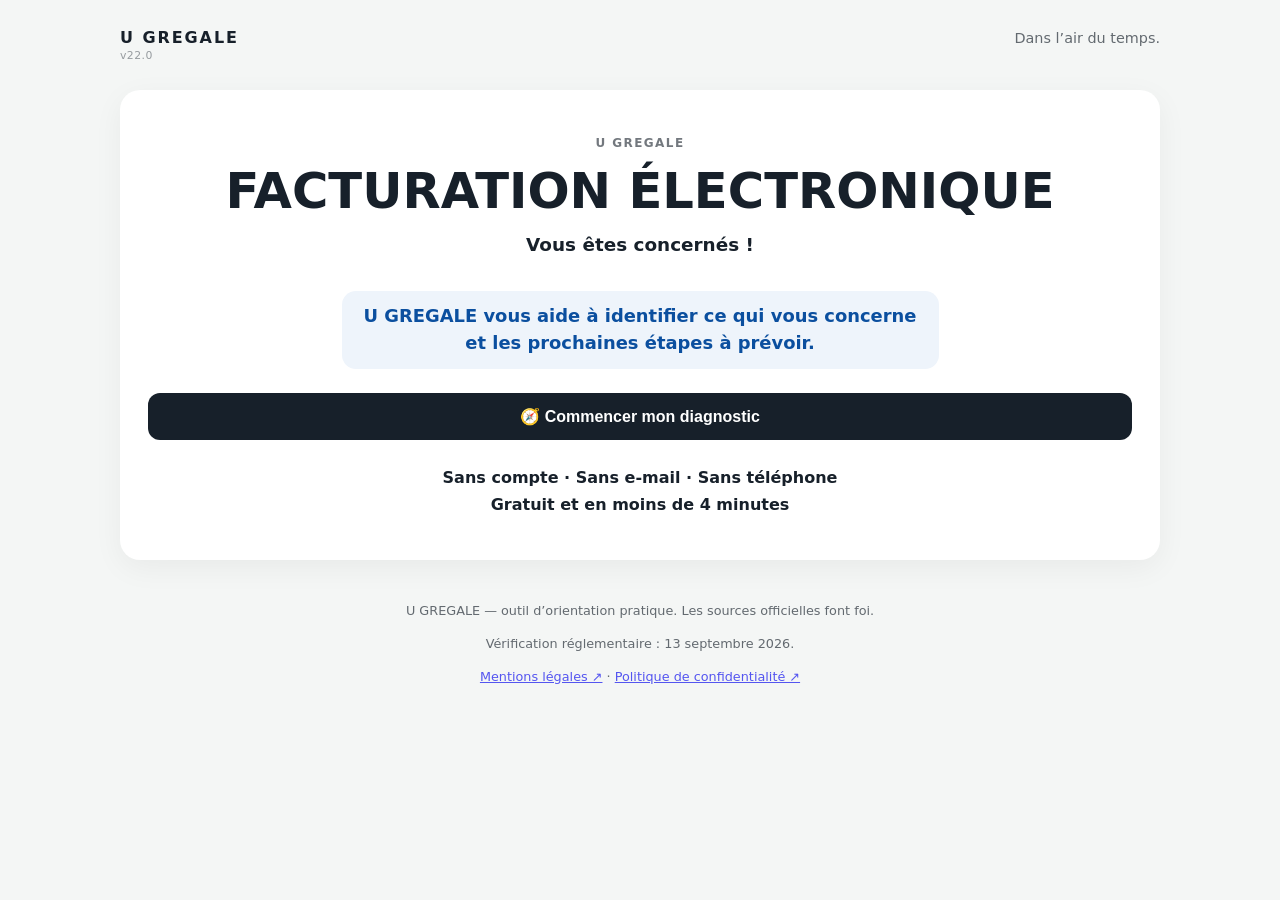
<file: index.html>
<!doctype html>
<html lang="fr"><head><meta charset="utf-8"><meta name="viewport" content="width=device-width,initial-scale=1">
<title>U GREGALE — Diagnostic</title><link rel="stylesheet" href="styles.css"></head>
<body><main class="shell">
<header><div><div class="brand">U GREGALE</div><div id="appVersion" class="app-version" aria-label="Version de l’application"></div></div><div class="tagline">Dans l’air du temps.</div></header>
<section id="intro" class="card hero screen-only">
<span class="eyebrow">U GREGALE</span>
<h1>FACTURATION ÉLECTRONIQUE</h1>
<h2><strong>Vous êtes concernés !</strong></h2>
<p class="hero-lead">U GREGALE vous aide à identifier ce qui vous concerne<br class="hero-lead-break"> et les prochaines étapes à prévoir.</p>
<div class="start-grid">
<button id="startConcerned">🧭 Commencer mon diagnostic</button>
</div>
<p class="promise-line"><strong>Sans compte · Sans e-mail · Sans téléphone</strong><br><strong>Gratuit et en moins de 4 minutes</strong></p>
</section>
<section id="siretChoice" class="card hidden screen-only">
<span class="eyebrow">AVANT DE COMMENCER</span>
<h1>Avez-vous votre SIRET ?</h1>
<p class="small">Si vous l’avez, U GREGALE peut récupérer quelques informations publiques pour personnaliser votre diagnostic.</p>
<div class="choice-boxes">
<label class="choice-box"><input type="checkbox" id="hasSiretYes"><span>Oui, j’ai mon SIRET</span></label>
<label class="choice-box"><input type="checkbox" id="hasSiretNo"><span>Non, je n’ai pas mon SIRET</span></label>
</div>
<div id="siretEntry" class="hidden siret-box">
<label for="siret">Votre SIRET</label><input id="siret" inputmode="numeric" maxlength="14" placeholder="14 chiffres">
<p class="small">Ces données publiques servent à personnaliser le diagnostic. Elles ne permettent pas de déduire votre régime de TVA ni vos types de clients.</p>
<button id="siretContinue">Rechercher mon entreprise</button><div id="siretPreview" class="hidden result-box"></div><p id="siretMsg" class="small"></p>
</div>
<div class="nav-buttons"><button id="siretValidate" disabled>Valider et continuer →</button></div>
</section>
<section id="quiz" class="card hidden">
<div class="progress"><span id="progressText"></span><div><i id="progressBar"></i></div></div>
<div id="question"></div><div id="answers" class="answers"></div>
<div class="nav-buttons"><button id="back" class="secondary" disabled>← Retour</button><button id="next" disabled>Continuer →</button></div>
</section>
<section id="result" class="card hidden"></section>
<footer>
<p>U GREGALE — outil d’orientation pratique. Les sources officielles font foi.</p>
<p>Vérification réglementaire : 13 septembre 2026.</p>
<p><a href="mentions-legales.html" target="_blank" rel="noopener">Mentions légales ↗</a> · <a href="confidentialite.html" target="_blank" rel="noopener">Politique de confidentialité ↗</a></p>
</footer>
</main><script src="app.js?v=220"></script></body></html>
</file>
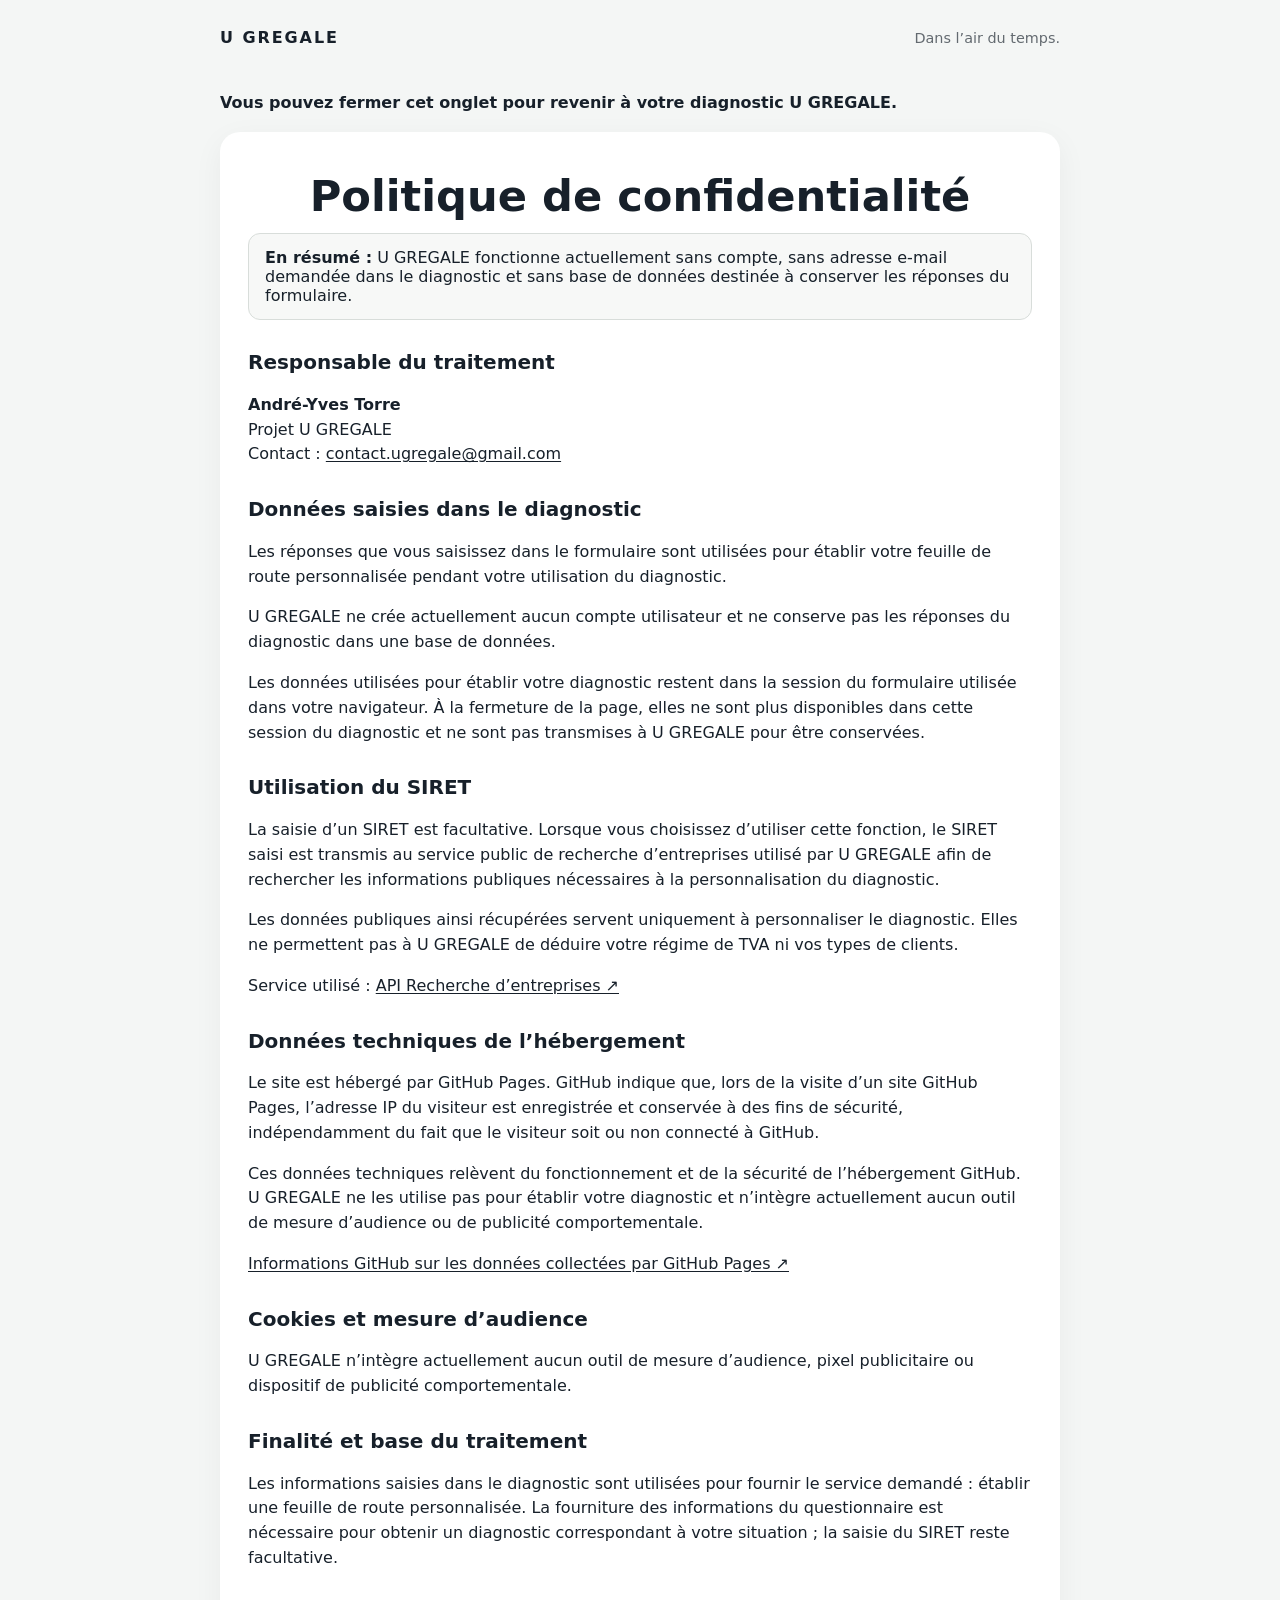
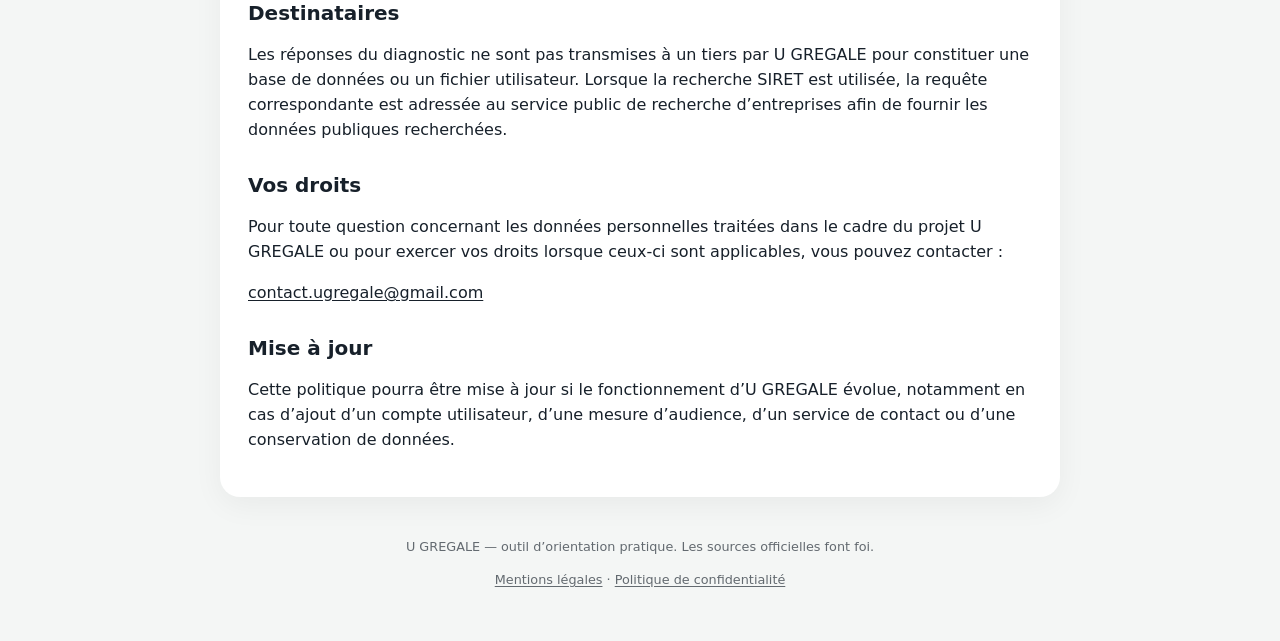
<file: confidentialite.html>
<!doctype html>
<html lang="fr"><head><meta charset="utf-8"><meta name="viewport" content="width=device-width,initial-scale=1">
<title>U GREGALE — Politique de confidentialité</title><link rel="stylesheet" href="styles.css"></head>
<body><main class="shell info-page">
<header><div class="brand">U GREGALE</div><div class="tagline">Dans l’air du temps.</div></header>
<p class="back-link">Vous pouvez fermer cet onglet pour revenir à votre diagnostic U GREGALE.</p>
<section class="card">
<h1>Politique de confidentialité</h1>
<div class="notice"><strong>En résumé :</strong> U GREGALE fonctionne actuellement sans compte, sans adresse e-mail demandée dans le diagnostic et sans base de données destinée à conserver les réponses du formulaire.</div>

<h2>Responsable du traitement</h2>
<p><strong>André-Yves Torre</strong><br>Projet U GREGALE<br>Contact : <a href="mailto:contact.ugregale@gmail.com">contact.ugregale@gmail.com</a></p>

<h2>Données saisies dans le diagnostic</h2>
<p>Les réponses que vous saisissez dans le formulaire sont utilisées pour établir votre feuille de route personnalisée pendant votre utilisation du diagnostic.</p>
<p>U GREGALE ne crée actuellement aucun compte utilisateur et ne conserve pas les réponses du diagnostic dans une base de données.</p>
<p>Les données utilisées pour établir votre diagnostic restent dans la session du formulaire utilisée dans votre navigateur. À la fermeture de la page, elles ne sont plus disponibles dans cette session du diagnostic et ne sont pas transmises à U GREGALE pour être conservées.</p>

<h2>Utilisation du SIRET</h2>
<p>La saisie d’un SIRET est facultative. Lorsque vous choisissez d’utiliser cette fonction, le SIRET saisi est transmis au service public de recherche d’entreprises utilisé par U GREGALE afin de rechercher les informations publiques nécessaires à la personnalisation du diagnostic.</p>
<p>Les données publiques ainsi récupérées servent uniquement à personnaliser le diagnostic. Elles ne permettent pas à U GREGALE de déduire votre régime de TVA ni vos types de clients.</p>
<p>Service utilisé : <a href="https://recherche-entreprises.api.gouv.fr/" target="_blank" rel="noopener">API Recherche d’entreprises ↗</a></p>

<h2>Données techniques de l’hébergement</h2>
<p>Le site est hébergé par GitHub Pages. GitHub indique que, lors de la visite d’un site GitHub Pages, l’adresse IP du visiteur est enregistrée et conservée à des fins de sécurité, indépendamment du fait que le visiteur soit ou non connecté à GitHub.</p>
<p>Ces données techniques relèvent du fonctionnement et de la sécurité de l’hébergement GitHub. U GREGALE ne les utilise pas pour établir votre diagnostic et n’intègre actuellement aucun outil de mesure d’audience ou de publicité comportementale.</p>
<p><a href="https://docs.github.com/fr/pages/getting-started-with-github-pages/what-is-github-pages" target="_blank" rel="noopener">Informations GitHub sur les données collectées par GitHub Pages ↗</a></p>

<h2>Cookies et mesure d’audience</h2>
<p>U GREGALE n’intègre actuellement aucun outil de mesure d’audience, pixel publicitaire ou dispositif de publicité comportementale.</p>

<h2>Finalité et base du traitement</h2>
<p>Les informations saisies dans le diagnostic sont utilisées pour fournir le service demandé : établir une feuille de route personnalisée. La fourniture des informations du questionnaire est nécessaire pour obtenir un diagnostic correspondant à votre situation ; la saisie du SIRET reste facultative.</p>

<h2>Destinataires</h2>
<p>Les réponses du diagnostic ne sont pas transmises à un tiers par U GREGALE pour constituer une base de données ou un fichier utilisateur. Lorsque la recherche SIRET est utilisée, la requête correspondante est adressée au service public de recherche d’entreprises afin de fournir les données publiques recherchées.</p>

<h2>Vos droits</h2>
<p>Pour toute question concernant les données personnelles traitées dans le cadre du projet U GREGALE ou pour exercer vos droits lorsque ceux-ci sont applicables, vous pouvez contacter :</p>
<p><a href="mailto:contact.ugregale@gmail.com">contact.ugregale@gmail.com</a></p>

<h2>Mise à jour</h2>
<p>Cette politique pourra être mise à jour si le fonctionnement d’U GREGALE évolue, notamment en cas d’ajout d’un compte utilisateur, d’une mesure d’audience, d’un service de contact ou d’une conservation de données.</p>
</section>
<footer><p>U GREGALE — outil d’orientation pratique. Les sources officielles font foi.</p><p><a href="mentions-legales.html">Mentions légales</a> · <a href="confidentialite.html">Politique de confidentialité</a></p></footer>
</main></body></html>
</file>
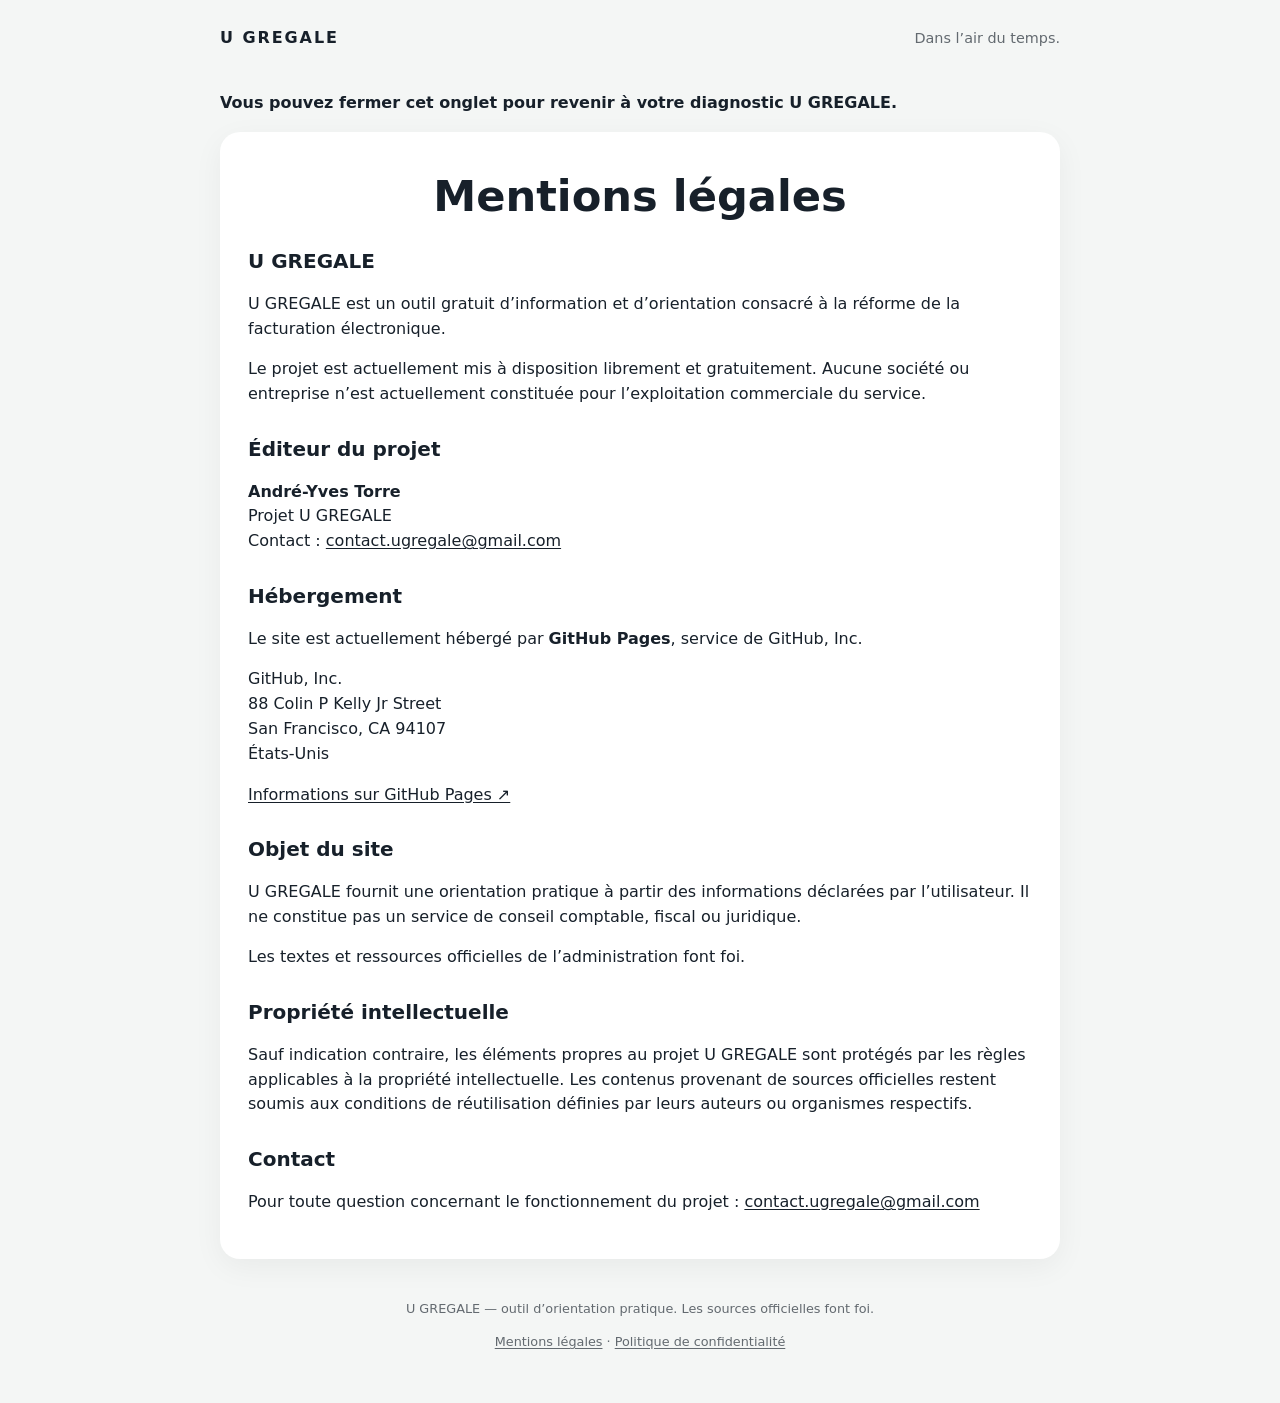
<file: mentions-legales.html>
<!doctype html>
<html lang="fr"><head><meta charset="utf-8"><meta name="viewport" content="width=device-width,initial-scale=1">
<title>U GREGALE — Mentions légales</title><link rel="stylesheet" href="styles.css"></head>
<body><main class="shell info-page">
<header><div class="brand">U GREGALE</div><div class="tagline">Dans l’air du temps.</div></header>
<p class="back-link">Vous pouvez fermer cet onglet pour revenir à votre diagnostic U GREGALE.</p>
<section class="card">
<h1>Mentions légales</h1>
<h2>U GREGALE</h2>
<p>U GREGALE est un outil gratuit d’information et d’orientation consacré à la réforme de la facturation électronique.</p>
<p>Le projet est actuellement mis à disposition librement et gratuitement. Aucune société ou entreprise n’est actuellement constituée pour l’exploitation commerciale du service.</p>

<h2>Éditeur du projet</h2>
<p><strong>André-Yves Torre</strong><br>Projet U GREGALE<br>Contact : <a href="mailto:contact.ugregale@gmail.com">contact.ugregale@gmail.com</a></p>

<h2>Hébergement</h2>
<p>Le site est actuellement hébergé par <strong>GitHub Pages</strong>, service de GitHub, Inc.</p>
<p>GitHub, Inc.<br>88 Colin P Kelly Jr Street<br>San Francisco, CA 94107<br>États-Unis</p>
<p><a href="https://docs.github.com/fr/pages/getting-started-with-github-pages/what-is-github-pages" target="_blank" rel="noopener">Informations sur GitHub Pages ↗</a></p>

<h2>Objet du site</h2>
<p>U GREGALE fournit une orientation pratique à partir des informations déclarées par l’utilisateur. Il ne constitue pas un service de conseil comptable, fiscal ou juridique.</p>
<p>Les textes et ressources officielles de l’administration font foi.</p>

<h2>Propriété intellectuelle</h2>
<p>Sauf indication contraire, les éléments propres au projet U GREGALE sont protégés par les règles applicables à la propriété intellectuelle. Les contenus provenant de sources officielles restent soumis aux conditions de réutilisation définies par leurs auteurs ou organismes respectifs.</p>

<h2>Contact</h2>
<p>Pour toute question concernant le fonctionnement du projet : <a href="mailto:contact.ugregale@gmail.com">contact.ugregale@gmail.com</a></p>
</section>
<footer><p>U GREGALE — outil d’orientation pratique. Les sources officielles font foi.</p><p><a href="mentions-legales.html">Mentions légales</a> · <a href="confidentialite.html">Politique de confidentialité</a></p></footer>
</main></body></html>
</file>
<file: styles.css>
*{box-sizing:border-box}:root{font-family:system-ui,-apple-system,BlinkMacSystemFont,"Segoe UI",sans-serif;color:#17202a;background:#f4f6f5}body{margin:0}.shell{max-width:1100px;margin:auto;padding:28px 24px}header{display:flex;align-items:baseline;justify-content:space-between;margin-bottom:28px}.brand{font-weight:800;letter-spacing:.12em}.app-version{font-size:.68rem;opacity:.42;margin-top:2px;letter-spacing:.04em}.tagline{opacity:.65;font-size:.9rem}.card{background:#fff;border-radius:20px;padding:28px;box-shadow:0 8px 30px #0000000d;margin-bottom:18px}.hero{text-align:center;padding:42px 28px}.eyebrow{font-size:.75rem;font-weight:800;letter-spacing:.12em;opacity:.6}h1{font-size:clamp(2rem,6vw,3.1rem);line-height:1.05;margin:14px 0}h2{font-size:1.15rem;line-height:1.4}p{line-height:1.55}button{border:0;border-radius:12px;padding:14px 18px;font-size:1rem;font-weight:700;cursor:pointer;background:#17202a;color:#fff}button:disabled{opacity:.4;cursor:not-allowed}.hidden{display:none}.start-grid{display:grid;gap:10px;margin-top:24px}.secondary{background:#e9edeb;color:#17202a}.siret-box{margin-top:22px;padding:20px;border:1px solid #d8ddda;border-radius:14px;text-align:left}.siret-box label{display:block;font-weight:700;margin-bottom:8px}.siret-box input{width:100%;padding:14px;border:1px solid #cdd4d0;border-radius:10px;font-size:1.1rem}.siret-box button{margin-top:10px}.progress{font-size:.9rem;font-weight:700;margin-bottom:26px}.progress div{height:7px;background:#e6e9e7;border-radius:9px;margin-top:9px;overflow:hidden}.progress i{display:block;height:100%;width:0;background:#17202a}.answers{display:grid;gap:10px}.answer{width:100%;padding:16px;border:1px solid #d8ddda;border-radius:12px;background:#fff;color:#17202a;text-align:left}.answer.selected{border:2px solid #17202a;padding:15px;background:#f5f7f6}.nav-buttons{display:flex;gap:10px;margin-top:16px;flex-wrap:wrap}.nav-buttons.hidden{display:none!important}.result-box{border-left:5px solid #17202a;padding:16px 18px;background:#f5f7f6;border-radius:8px;margin:18px 0}.result-box ul{padding-left:22px;line-height:1.65}.small{font-size:.9rem;opacity:.75}.actions{display:flex;gap:10px;flex-wrap:wrap}.actions button{min-width:220px}.actions button{max-width:100%}footer{text-align:center;font-size:.8rem;opacity:.65;padding:10px}@media(max-width:560px){.card{padding:22px}.hero{padding:32px 20px}}@page{size:A4 portrait;margin:13mm 14mm 15mm}
@media print{
 body{background:#fff;color:#17202a;font-size:10pt} #result{font-family:Arial,Helvetica,sans-serif}
 .shell{max-width:none;padding:0;margin:0}
 header,#intro,#quiz,footer,.actions,.phase2{display:none!important}
 #result{display:block!important;background:#fff!important;box-shadow:none!important;border-radius:0!important;padding:0!important;margin:0!important;max-width:none}
 #result .eyebrow{font-size:8pt;letter-spacing:.1em;color:#66706b}
 #result>h1{font-size:22pt;line-height:1.15;margin:5mm 0 6mm;text-align:center}
 #result .result-box{break-inside:avoid;border:1px solid #cfd5d2;border-left:1px solid #cfd5d2;background:#fff!important;border-radius:3mm;padding:4mm 5mm;margin:0 0 5mm}
 #result .result-box h2{font-size:12pt;margin:0 0 2.5mm}
 #result .result-box p,#result .result-box li{font-size:9.5pt;line-height:1.45}
 #result .result-box ul,#result .result-box ol{margin:2mm 0 0;padding-left:6mm}
 #result .official{break-inside:auto;margin-top:5mm;padding-top:4mm;border-top:1px solid #d8ddda}
 #result .official h2{font-size:12pt;margin:0 0 3mm}
 #result .official p{font-size:9pt;line-height:1.4;margin:2mm 0}
 #result a{color:#17202a;text-decoration:underline;word-break:break-word}
 .small{font-size:8.5pt}
}
.promise{margin:22px auto 0;padding:16px;border:1px solid #d8ddda;border-radius:14px;text-align:left;background:#f7f8f7}.phase2{margin:22px 0;padding:22px;border:2px solid #17202a;border-radius:14px}.official{margin-top:24px;padding-top:8px;border-top:1px solid #d8ddda}.official a{color:#17202a;font-weight:700}.result-box.warning{border-left-style:dashed}.legal{margin-top:18px}

.inline-phase2{margin-top:12px;padding:10px 14px;font-size:.92rem}.result-box.warning .inline-phase2{background:#17202a;color:#fff}
@media print{.inline-phase2{display:none!important}}
.situation-list{list-style:none;padding:0;margin:0}.situation-list li{position:relative;padding-left:1.25rem;margin:.55rem 0;line-height:1.55}.situation-list li::before{content:'•';position:absolute;left:.15rem;top:0;font-weight:800}
@media print{#result .situation-list{list-style:none;padding-left:0;margin:2mm 0 0}#result .situation-list li{padding-left:5mm;margin:1.5mm 0;font-size:9.5pt;line-height:1.45}#result .situation-list li::before{left:0}}

.fiche-credit{font-size:1.05rem;font-weight:700;text-align:center;margin:-4px 0 4px}.fiche-date{font-size:.82rem;opacity:.7;text-align:center;margin:0 0 18px}
@media print{.fiche-credit{font-size:10pt;text-align:center;margin:-1mm 0 1mm}.fiche-date{font-size:8.5pt;text-align:center;margin:0 0 4mm}}

.field-label{display:block;font-weight:700;margin:12px 0 6px}
.text-input{width:100%;box-sizing:border-box;padding:12px;border:1px solid #d7dce0;border-radius:10px;font:inherit;background:#fff}

.selected-category{width:100%;text-align:left;margin-top:14px}

.context-pill{display:inline-block;margin:0 0 14px;padding:9px 13px;border-radius:999px;background:#eef2f2;border:1px solid #d8dddd;font-size:.95rem}
.siret-box .result-box{margin-top:16px;text-align:left}
.siret-grid{display:grid;grid-template-columns:repeat(auto-fit,minmax(190px,1fr));gap:10px;margin-top:12px}
.siret-item{padding:10px 12px;border:1px solid #dfe5e2;border-radius:10px;background:#f8faf9}
.siret-item strong{display:block;font-size:.82rem;margin-bottom:3px}
.siret-confirm{margin-top:14px}

.siret-help{margin:12px 0;padding:12px 14px;border-radius:10px;background:#f5f7f6;border-left:4px solid #17202a}

.identity-banner{margin:0 0 18px;padding:18px 20px;border:1px solid #d8ddda;border-radius:14px;background:#f7f8f7;line-height:1.55}.identity-brand{font-weight:800;letter-spacing:.12em;margin-bottom:7px}.identity-banner div{margin:.2rem 0}
.date-highlight{font-weight:800}
@media screen and (min-width:800px){.date-highlight{white-space:nowrap}}

/* V8 - affichage écran plus confortable sur grands écrans */
@media screen and (min-width:1000px){
  .shell{max-width:1100px;padding-left:30px;padding-right:30px}
  #result .result-box{padding:20px 22px}
}

@media print{
  #result .identity-banner{break-inside:avoid;page-break-inside:avoid;margin:0 0 5mm;padding:4mm 5mm;border:1px solid #cfd5d2;border-radius:3mm;background:#fff}
  #result .identity-banner .identity-brand{font-size:10pt;letter-spacing:.1em}
  #result .result-box{break-inside:avoid;page-break-inside:avoid;border:1px solid #cfd5d2;border-left:1px solid #cfd5d2;background:#fff;border-radius:3mm}
  #result .result-box li{break-inside:avoid;page-break-inside:avoid}
}

/* V8 - lecture claire des formats de facture */
.format-guidance{display:grid;gap:12px;margin-top:10px}
.format-item{padding:12px 14px;border:1px solid #dfe5e2;border-radius:10px;background:#fff}
.format-item h3{font-size:1rem;line-height:1.4;margin:0 0 7px}
.format-item p{margin:0;line-height:1.5}
@media print{
  #result .format-guidance{display:block;margin-top:2mm}
  #result .format-item{break-inside:avoid;page-break-inside:avoid;padding:3mm 4mm;margin:0 0 2.5mm;border:1px solid #dfe5e2;background:#fff}
  #result .format-item h3{font-size:10pt;margin:0 0 1.5mm}
  #result .format-item p{font-size:9.2pt;line-height:1.45}
}

/* V13 - alerte de conformité lorsque certaines obligations sont déjà applicables */
.compliance-alert{margin:0 0 14px;padding:11px 13px;border:1px solid #c9a227;border-radius:10px;background:#fffdf2;line-height:1.5}
.compliance-alert a{font-weight:700;color:#17202a;text-decoration:underline}
@media print{
  #result .compliance-alert{margin:0 0 3mm;padding:3mm 4mm;border:1px solid #b8a45b;background:#fff;font-size:9.2pt;line-height:1.45}
}

/* V16 - lisibilité : paragraphes justifiés et lien de sanctions explicite */
#result>h1{text-align:center}
#result .result-box p,#result .result-box li{ text-align:justify; text-justify:inter-word }
#result .sanctions-link{display:inline-block;font-weight:800;text-decoration:underline;text-underline-offset:2px}
@media print{#result .result-box p,#result .result-box li{text-align:justify;text-justify:inter-word}}

/* V17 - pense-bête des réponses déjà validées, affiché sur chaque question */
.answer-recap{margin:0 0 18px;padding:11px 14px;border:1px solid #d8ddda;border-radius:12px;background:#f7f8f7;line-height:1.45}
.answer-recap-title{font-size:.78rem;font-weight:800;letter-spacing:.08em;text-transform:uppercase;opacity:.62;margin-bottom:5px}
.answer-recap-line{font-size:.91rem;margin:2px 0}
.answer-recap-line strong{font-weight:800}
@media(max-width:560px){.answer-recap{padding:10px 12px}.answer-recap-line{font-size:.88rem}}


/* V18 - petite fenêtre d’information : vigilance logicielle sans injonction à changer de logiciel */
.info-trigger{display:inline-flex;align-items:center;justify-content:center;width:30px;height:30px;margin-left:.45em;padding:0;border:2px solid #b07a00;border-radius:50%;background:#f2b84b;color:#17202a;font-size:1rem;font-weight:900;line-height:1;vertical-align:middle;cursor:pointer;box-shadow:0 2px 6px #00000018}
.info-trigger:hover,.info-trigger:focus-visible{background:#ffd36f;border-color:#8a5f00;outline:3px solid #f2b84b;outline-offset:2px;transform:scale(1.05)}
.info-popover{display:block;margin-top:10px;padding:12px 14px;border:1px solid #cbd3cf;border-radius:10px;background:#fff;box-shadow:0 8px 24px #00000012;font-size:.9rem;line-height:1.5;font-weight:400;text-align:left}
.info-popover strong{font-weight:800}
.info-popover.hidden{display:none}
.pdf-info-box{margin-top:12px;padding:12px 14px;border:1px solid #b07a00;border-radius:10px;background:#fffaf0;line-height:1.5}
.pdf-info-box h3{margin:0 0 7px;font-size:1rem}
.pdf-info-box p{margin:0}
@media print{
  /* Les pastilles d'information deviennent imprimables sous forme de notes de vigilance. */
  .info-trigger{display:inline-flex!important;width:20px;height:20px;margin-left:.3em;border:1px solid #b07a00;background:#fffaf0;box-shadow:none;font-size:8.5pt;cursor:default;vertical-align:middle}
  .info-popover{display:block!important;margin:2mm 0 0 0;padding:3mm 4mm;border:1px solid #b8a45b;border-radius:2.5mm;background:#fffaf0;box-shadow:none;font-size:8.8pt;line-height:1.45;break-inside:avoid;page-break-inside:avoid}
}

/* V20.3 - ressources officielles harmonisées avec le bloc sanctions */
#result .official-box{margin-top:22px}
#result .official-box h2{margin-bottom:10px}
#result .official-box>p{margin:0 0 12px}
#result .official-resources{margin:0;padding-left:24px;line-height:1.5}
#result .official-resources li{margin:0 0 14px;padding-left:2px}
#result .official-resources a{color:#0b57d0;font-weight:700;text-decoration:underline;text-underline-offset:2px}
#result .official-url{margin-top:4px;color:#718096;font-size:.9rem;line-height:1.45;overflow-wrap:anywhere}
#result .official-footer{margin-top:20px!important;margin-bottom:0!important;font-size:.9rem;opacity:.78}
#result .sanctions-link{color:#0b57d0}
@media print{
  #result .official-box{margin-top:5mm}
  #result .official-resources{margin:2mm 0 0;padding-left:6mm}
  #result .official-resources li{margin:0 0 3mm;padding-left:1mm}
  #result .official-url{font-size:8.2pt;color:#667085;margin-top:1mm}
  #result .official-footer{font-size:8.5pt;margin-top:4mm!important}
}

/* V21 — page d'accroche et choix SIRET */
.promise-line{margin:24px auto 0;line-height:1.7}
.choice-boxes{display:grid;gap:12px;margin:24px 0}
.choice-box{display:flex;align-items:center;gap:14px;padding:18px;border:1px solid #d8ddda;border-radius:14px;background:#fff;cursor:pointer;text-align:left;font-weight:700}
.choice-box input{width:20px;height:20px;accent-color:#17202a;flex:0 0 auto}
.choice-box:has(input:checked){border:2px solid #17202a;padding:17px;background:#f5f7f6}
@media print{.screen-only{display:none!important}}

/* V21 — page de garde : promesse plus visible */
.hero-lead{display:inline-block;margin:18px auto 0;padding:12px 22px;border-radius:14px;background:#eef4fb;color:#0b4f9f;font-size:1.12rem;font-weight:700;line-height:1.5;max-width:860px}
.hero-lead-break{display:block}
@media(max-width:560px){.hero-lead{font-size:1rem;padding:11px 14px}.hero-lead-break{display:none}}


/* V21.1923 — pages d'information légale et confidentialité */
.info-page{max-width:900px;margin:0 auto}
.info-page .card{margin-bottom:18px}
.info-page h1{text-align:center;font-size:clamp(2rem,5vw,2.7rem)}
.info-page h2{margin-top:28px;font-size:1.25rem}
.info-page h3{margin-top:22px;font-size:1.05rem}
.info-page ul{line-height:1.65}
.info-page a{color:#17202a;text-decoration:underline;text-underline-offset:2px}
.info-page .back-link{display:inline-block;margin-bottom:16px;font-weight:700}
.info-page .notice{padding:14px 16px;border:1px solid #d8ddda;border-radius:12px;background:#f7f8f7}
.info-page footer{margin-top:18px}
@media print{.info-page{max-width:none}.info-page .card{box-shadow:none}.info-page .back-link{display:none}}

/* V21.1926 — confort mobile : hiérarchie, largeur et lecture plus naturelles */
@media screen and (max-width:560px){
  .shell{padding:16px 12px}
  header{margin-bottom:16px;padding:0 2px}
  .brand{font-size:.95rem}
  .tagline{font-size:.78rem}

  .card{padding:20px 16px;border-radius:18px;margin-bottom:14px}
  .hero{padding:28px 16px}
  .eyebrow{font-size:.72rem}
  h1{font-size:clamp(2rem,9vw,2.55rem);line-height:1.08;margin:12px 0}
  h2{font-size:1.08rem}
  p{line-height:1.5}
  .small{font-size:.88rem}

  .hero-lead{font-size:.98rem;line-height:1.45;padding:12px 13px;margin-top:16px}
  .promise-line{margin-top:18px;line-height:1.55;font-size:.92rem}

  .choice-boxes{gap:10px;margin:18px 0}
  .choice-box{padding:16px 14px;gap:12px;min-height:64px}
  .choice-box:has(input:checked){padding:15px 13px}
  .choice-box input{width:20px;height:20px}

  .siret-box{margin-top:18px;padding:16px 14px}
  .siret-box input,.text-input{padding:13px;font-size:1rem}
  .siret-grid{grid-template-columns:1fr;gap:8px}
  .siret-item{padding:10px}

  .progress{margin-bottom:20px;font-size:.88rem}
  .answers{gap:9px}
  .answer{padding:15px 14px;line-height:1.35}
  .answer.selected{padding:14px 13px}
  .answer-recap{margin-bottom:16px;padding:10px 12px}
  .answer-recap-line{font-size:.9rem;line-height:1.4}

  .nav-buttons{gap:8px;margin-top:14px;flex-wrap:nowrap}
  .nav-buttons button{flex:1 1 0;min-width:0;padding:13px 12px}

  /* La justification étire énormément les mots sur petit écran. */
  #result .result-box p,
  #result .result-box li,
  #result .official-url{ text-align:left; text-justify:auto }
  #result .result-box{padding:16px 14px;margin:14px 0}
  #result .result-box h2{font-size:1.08rem;line-height:1.35}
  #result .result-box p,
  #result .result-box li{line-height:1.5}
  #result .result-box ul,
  #result .result-box ol{padding-left:22px}
  #result .situation-list li{padding-left:1.1rem;margin:.5rem 0}
  #result .official-box{margin-top:18px}
  #result .official-resources{padding-left:21px}
  #result .official-resources li{margin-bottom:12px}
  #result .official-url{font-size:.82rem;overflow-wrap:anywhere}
  #result .fiche-credit{font-size:1rem}
  #result .fiche-date{font-size:.78rem;margin-bottom:14px}

  .actions{display:grid;grid-template-columns:1fr;gap:9px}
  .actions button{width:100%;min-width:0;padding:14px 12px}

  footer{font-size:.76rem;line-height:1.45;padding:8px 4px}
  footer p{margin:8px 0}
}
</file>
